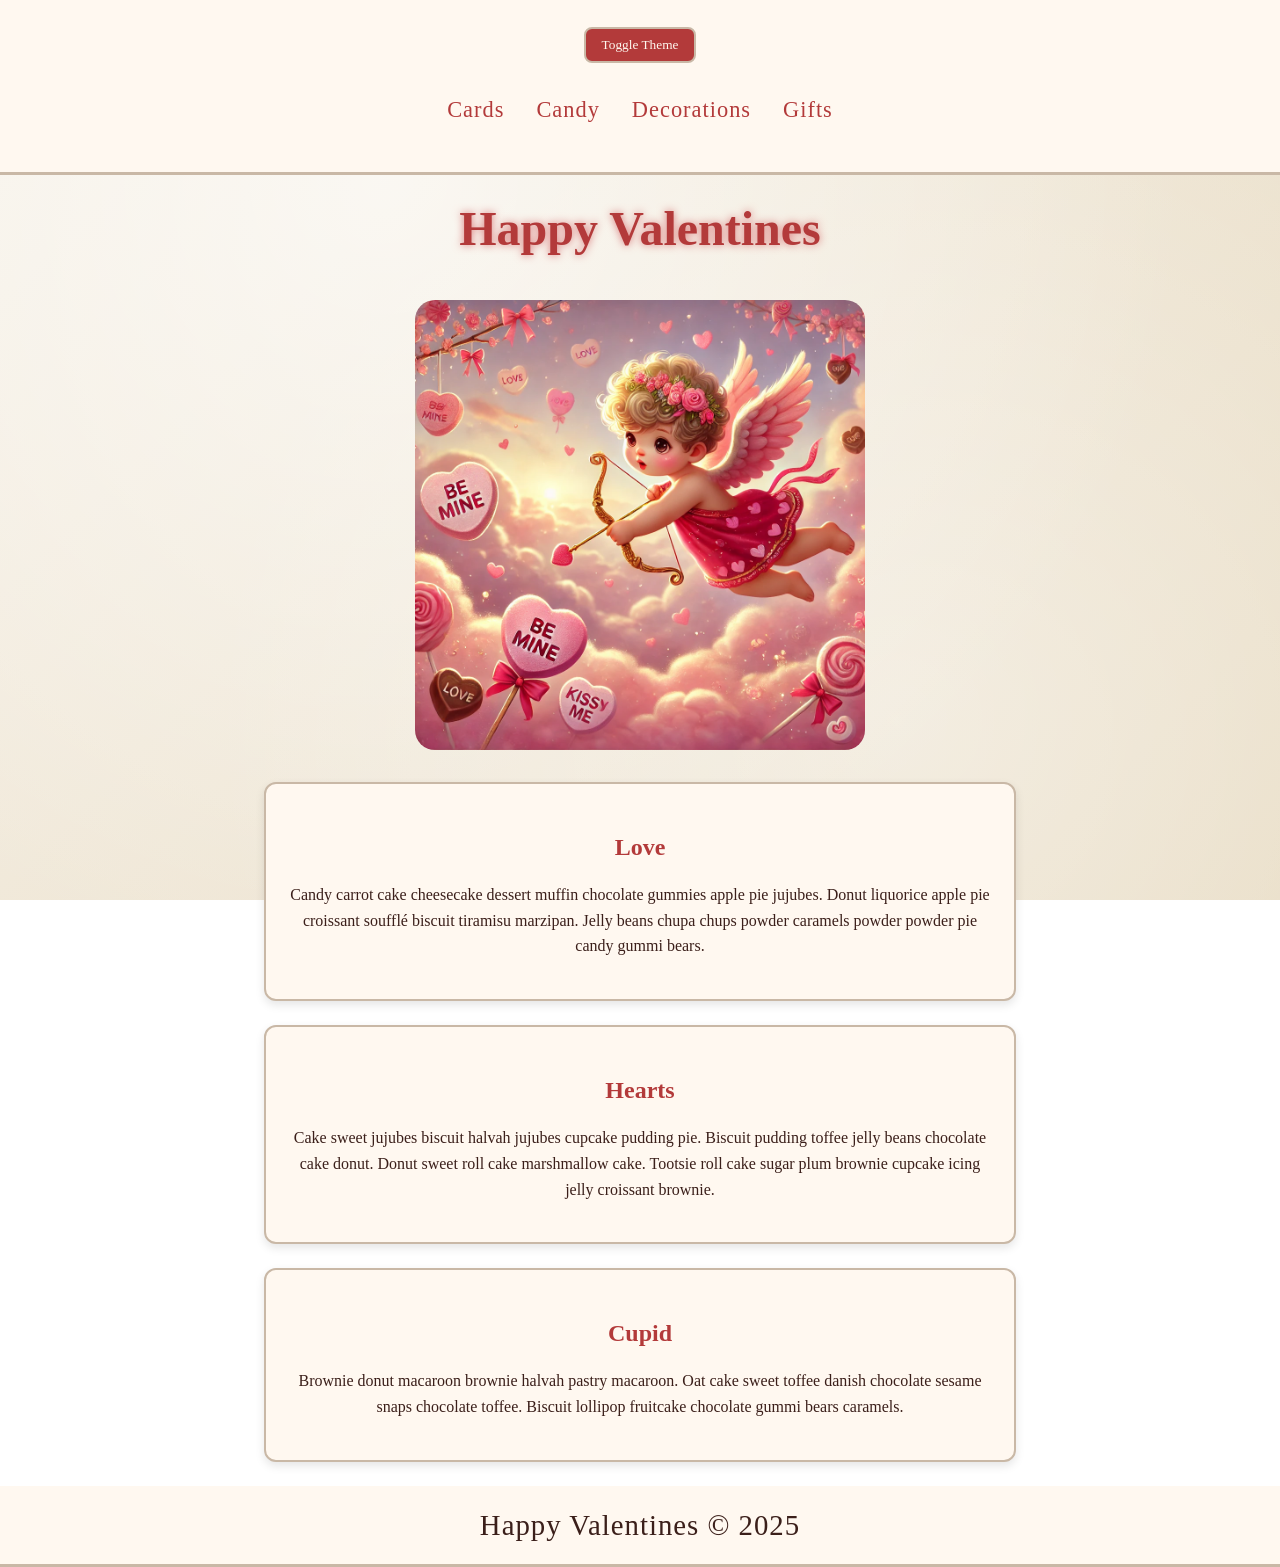
<file: ice/valentines/index.html>
<!DOCTYPE html>
<html lang="en">

<head>
    <meta charset="UTF-8">
    <meta name="viewport" content="width=device-width, initial-scale=1.0">
    <title>Happy Valentines Page</title>
    <link rel="stylesheet" href="styles/styles.css">
</head>

<body>
    
    <div id="wrapper">
        <header>
            <button id="theme-toggle">Toggle Theme</button>
            <nav>
                <ul>
                    <li>Cards</li>
                    <li>Candy</li>
                    <li>Decorations</li>
                    <li>Gifts</li>
                </ul>
            </nav>
        </header>
        <main>
            <h1>Happy Valentines</h1>
            <img src="images/valentines.png">
            <section>
                <h2>Love</h2>
                <p>Candy carrot cake cheesecake dessert muffin chocolate gummies apple
                    pie jujubes. Donut liquorice apple pie croissant soufflé biscuit
                    tiramisu marzipan. Jelly beans chupa chups powder caramels powder
                    powder pie candy gummi bears. </p>
            </section>
            <section>
                <h2>Hearts</h2>
                <p>Cake sweet jujubes biscuit halvah jujubes cupcake pudding pie. Biscuit
                    pudding toffee jelly beans chocolate cake donut. Donut sweet roll cake
                    marshmallow cake. Tootsie roll cake sugar plum brownie cupcake icing
                    jelly croissant brownie.</p>
            </section>
            <section>
                <h2>Cupid</h2>
                <p>Brownie donut macaroon brownie halvah pastry macaroon. Oat cake sweet
                    toffee danish chocolate sesame snaps chocolate toffee. Biscuit lollipop
                    fruitcake chocolate gummi bears caramels.</p>
            </section>
        </main>
        <footer>
            Happy Valentines &copy; 2025
        </footer>
    </div>
</body>
<script>
    const toggle = document.getElementById("theme-toggle");
    toggle.addEventListener("click", () => {
        document.body.classList.toggle("dark");
    });
</script>
</html>
</file>
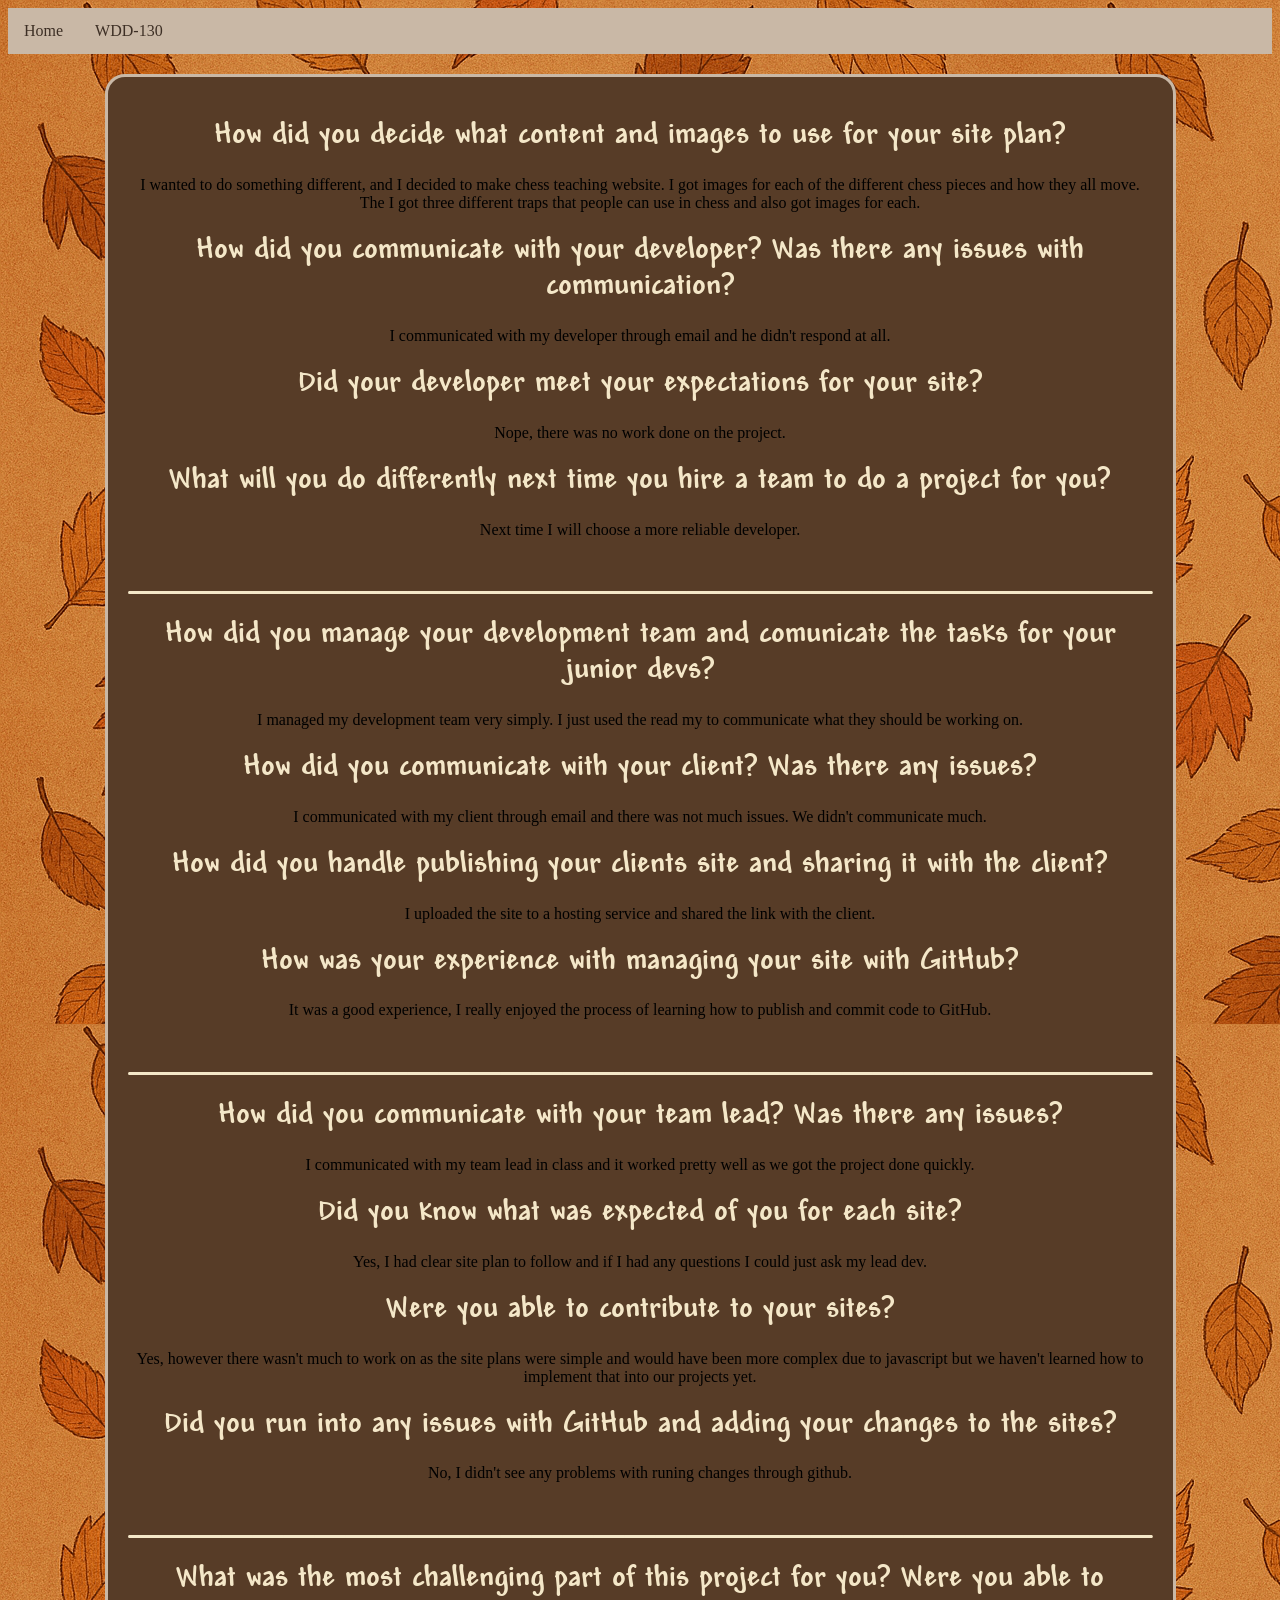
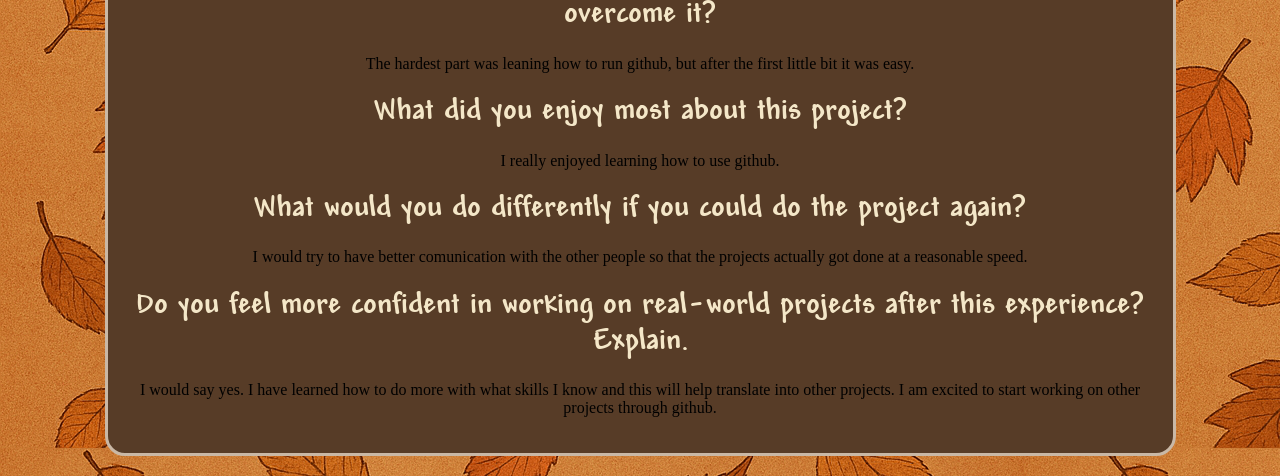
<file: project.html>
<!DOCTYPE html>
<html lang="en">
<head>
    <meta charset="UTF-8">
    <meta name="viewport" content="width=device-width, initial-scale=1.0">
    <link href="Styles/styles.css" rel="stylesheet">
    <title>Project</title>
</head>
<body>
    <nav>
            <ul>
                <li><a href="index.html">Home</a></li>
                <li class="dropdown">
                    <a href="javascript:void(0)" class="dropbtn">WDD-130</a>
                    <div class="dropdown-content">
                        <a href="WWr/index.html">WWR</a>
                        <a href="ice/index.html">ICE</a>
                        <a href="project.html">Project</a>
                    </div>
                </li>   
            </ul>
    </nav>
    <div class="answers">
        <h1>How did you decide what content and images to use for your site plan?</h1>
        <p>I wanted to do something different, and I decided to make chess teaching website. I got images for each of the different chess pieces and how they all move. The I got three different traps that people can use in chess and also got images for each.</p>
        <h1>How did you communicate with your developer? Was there any issues with communication?</h1>
        <p>I communicated with my developer through email and he didn't respond at all.</p>
        <h1>Did your developer meet your expectations for your site?</h1>
        <p>Nope, there was no work done on the project.</p>
        <h1>What will you do differently next time you hire a team to do a project for you?</h1>
        <p>Next time I will choose a more reliable developer.</p>
        <h1>_________________________________</h1>
        <h1>How did you manage your development team and comunicate the tasks for your junior devs?</h1>
        <p>I managed my development team very simply. I just used the read my to communicate what they should be working on.</p>
        <h1>How did you communicate with your client? Was there any issues?</h1>
        <p>I communicated with my client through email and there was not much issues. We didn't communicate much.</p>
        <h1>How did you handle publishing your clients site and sharing it with the client?</h1>
        <p>I uploaded the site to a hosting service and shared the link with the client.</p>
        <h1>How was your experience with managing your site with GitHub?</h1>
        <p>It was a good experience, I really enjoyed the process of learning how to publish and commit code to GitHub.</p>
        <h1>_________________________________</h1>
        <h1>How did you communicate with your team lead? Was there any issues?</h1>
        <p>I communicated with my team lead in class and it worked pretty well as we got the project done quickly.</p>
        <h1>Did you know what was expected of you for each site?</h1>
        <p>Yes, I had clear site plan to follow and if I had any questions I could just ask my lead dev.</p>
        <h1>Were you able to contribute to your sites?</h1>
        <p>Yes, however there wasn't much to work on as the site plans were simple and would have been more complex due to javascript but we haven't learned how to implement that into our projects yet.</p>
        <h1>Did you run into any issues with GitHub and adding your changes to the sites?</h1>
        <p>No, I didn't see any problems with runing changes through github.</p>
        <h1>_________________________________</h1>
        <h1>What was the most challenging part of this project for you? Were you able to overcome it?</h1>
        <p>The hardest part was leaning how to run github, but after the first little bit it was easy.</p>
        <h1>What did you enjoy most about this project?</h1>
        <p>I really enjoyed learning how to use github.</p>
        <h1>What would you do differently if you could do the project again?</h1>
        <p>I would try to have better comunication with the other people so that the projects actually got done at a reasonable speed.</p>
        <h1>Do you feel more confident in working on real-world projects after this experience? Explain.</h1>
        <p>I would say yes. I have learned how to do more with what skills I know and this will help translate into other projects. I am excited to start working on other projects through github.</p>
    </div>

</body>
</html>
</file>
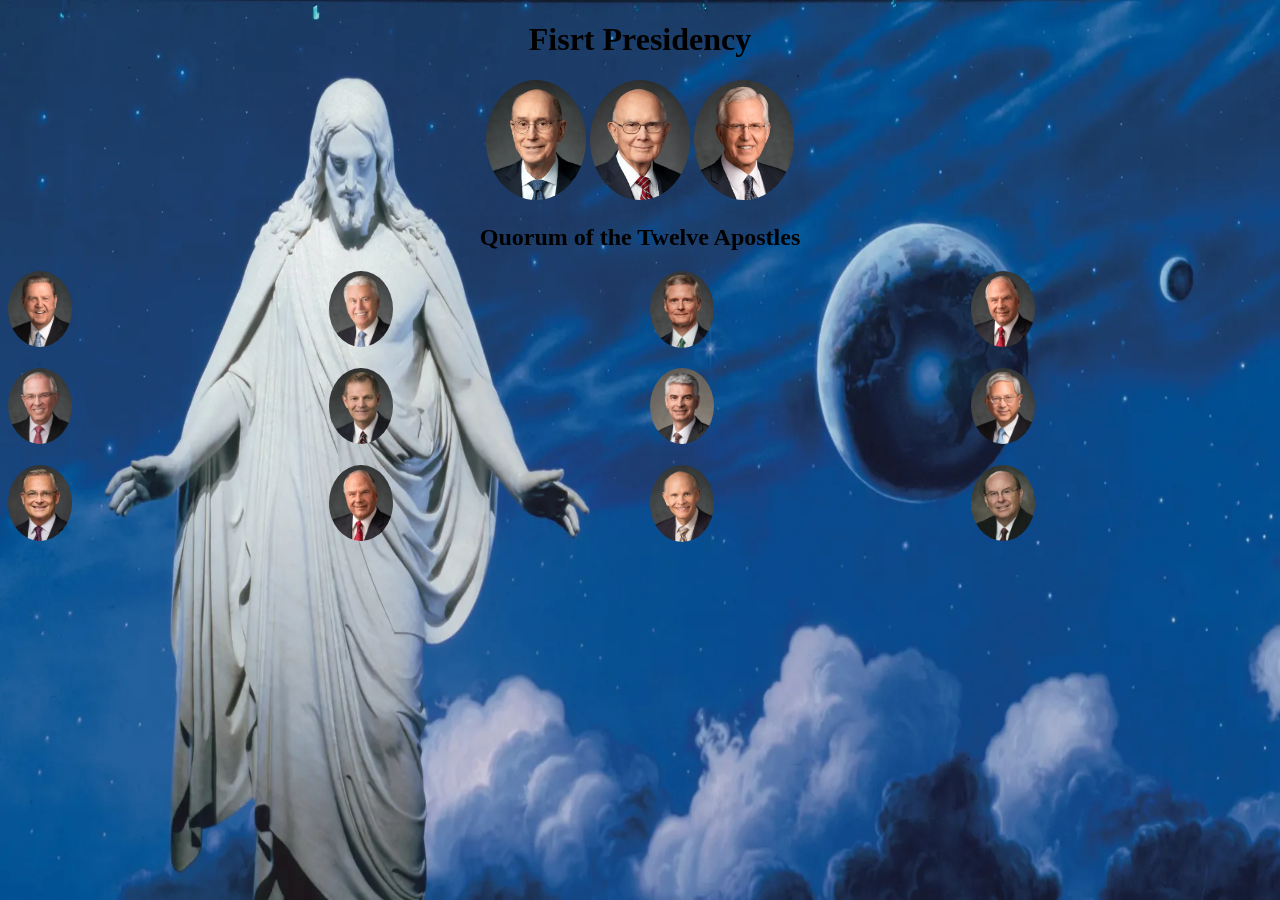
<file: ice/apostle_spotlight/apostles.html>
<!DOCTYPE html>
<html lang="en">
<head>
    <meta charset="UTF-8">
    <meta name="viewport" content="width=device-width, initial-scale=1.0">
    <title>Apostles Spotlights</title>
    <style>
        /* Insert styles here */
        body{
            text-align: center;
            background-image: url(images/christus.webp);
            background-repeat: no-repeat;
            background-attachment: fixed;
            background-size: 100% 100%;
            border-radius: 5%;
        }
        .top{
            flex-direction: row;
            width: 100px;
            border-radius: 100%;
            border: 5px white ;
        }
        #apostles{
            border-radius: 5%;
            display: grid;
            grid-template-columns: 1fr 1fr 1fr 1fr;
            grid-template-rows: 1fr 1fr 1fr;
            justify-self: center;
            column-gap: 20px;
            row-gap: 20px;
        }
        .grid{
            border-radius: 100%;
            width: 64px;
            text-align: center;
            border: 10px;
            border-color: white;
        }
        #background{
           display: flex; 

        }
    </style>
</head>
<body>
    <h1>Fisrt Presidency</h1>
    <div id="top">
        <img class="top" src="images/eyring.webp" alt="Elder Iring">
        <img class="top" src="images/oaks.webp" alt="President Oaks">
        <img class="top" src="images/christofferson.webp" alt="Elder Soares">
        <h2>Quorum of the Twelve Apostles</h2>
    </div><div id="apostles">
        
        <img class="grid" src="images/holland.webp" alt="">
        <img class="grid" src="images/uchtdorf.webp" alt="">
        <img class="grid" src="images/bednar.webp" alt="">
        <img class="grid" src="images/rasband.webp" alt="">
        <img class="grid" src="images/anderson.webp" alt="">
        <img class="grid" src="images/stevenson.webp" alt="">
        <img class="grid" src="images/causse.webp" alt="">
        <img class="grid" src="images/gong.webp" alt="">
        <img class="grid" src="images/kearon.webp" alt="">
        <img class="grid" src="images/rasband.webp" alt="">
        <img class="grid" src="images/renlund.webp" alt="">
        <img class="grid" src="images/cook.webp" alt="">
    </div>
    <!-- Insert HTML elements here -->
</body>
</html>
</file>
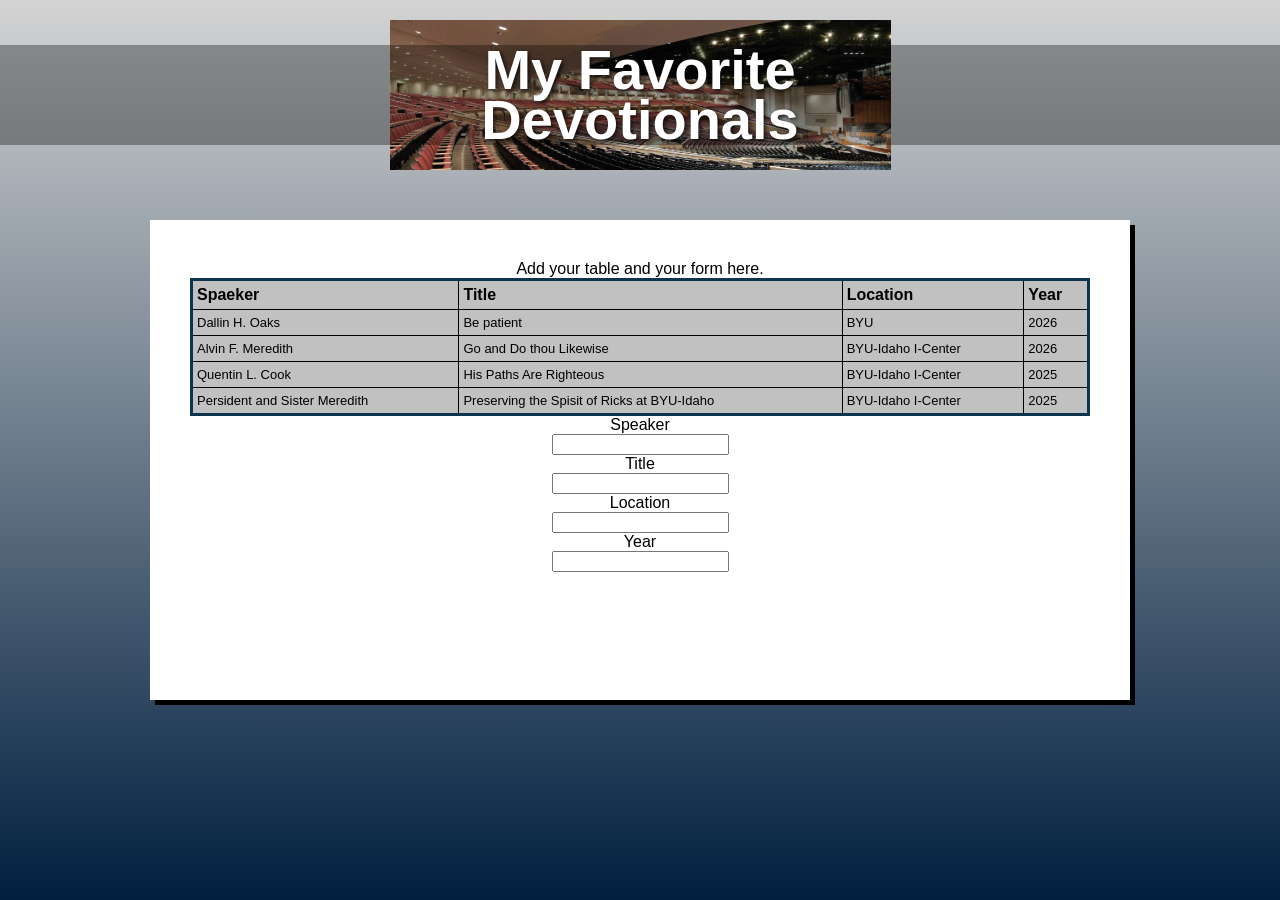
<file: ice/favorite_devo/favdevo.html>
<!DOCTYPE html>
<html lang="en">
<head>
  <meta charset="UTF-8" />
  <meta name="viewport" content="width=device-width, initial-scale=1.0"/>
  <title>My Favorite Devotionals</title>
  <link rel="stylesheet" href="styles/styles.css" />
</head>
<body>
  <div class="container">
    <header class="header">
      <div class="header-image">
        <h1>My Favorite<br>Devotionals</h1>
      </div>
    </header>
    <main>
      <div class="content-box">
        <!-- Add your devotional content here -->
         Add your table and your form here.
         <table class="minimalistBlack">
            <tr>
              <th>Spaeker</th>
              <th>Title</th>
              <th>Location</th>
              <th>Year</th>
            </tr>
            <tr>
              <td>Dallin H. Oaks</td>
              <td>Be patient</td>
              <td>BYU</td>
              <td>2026</td>
            </tr>
            <tr>
              <td>Alvin F. Meredith</td>
              <td>Go and Do thou Likewise</td>
              <td>BYU-Idaho I-Center</td>
              <td>2026</td>
            </tr>
            <tr>
              <td>Quentin L. Cook</td>
              <td>His Paths Are Righteous</td>
              <td>BYU-Idaho I-Center</td>
              <td>2025</td>
            </tr>
            <tr>
              <td>Persident and Sister Meredith</td>
              <td>Preserving the Spisit of Ricks at BYU-Idaho</td>
              <td>BYU-Idaho I-Center</td>
              <td>2025</td>
            </tr>
         </table>
         <form>
          <label for="Sname">Speaker </label><br>
          <input type="text" id="sname" name="sname"><br>
          <label for="titel">Title </label><br>
          <input type="text" id="titile" name="title"><br>
          <label for="location">Location </label><br>
          <input type="text" id="location" name="location"><br>
          <label for="year">Year </label><br>
          <input type="text" id="year" name="year"><br>

         </form>
      </div>
    </main>
  </div>
</body>
</html>
</file>
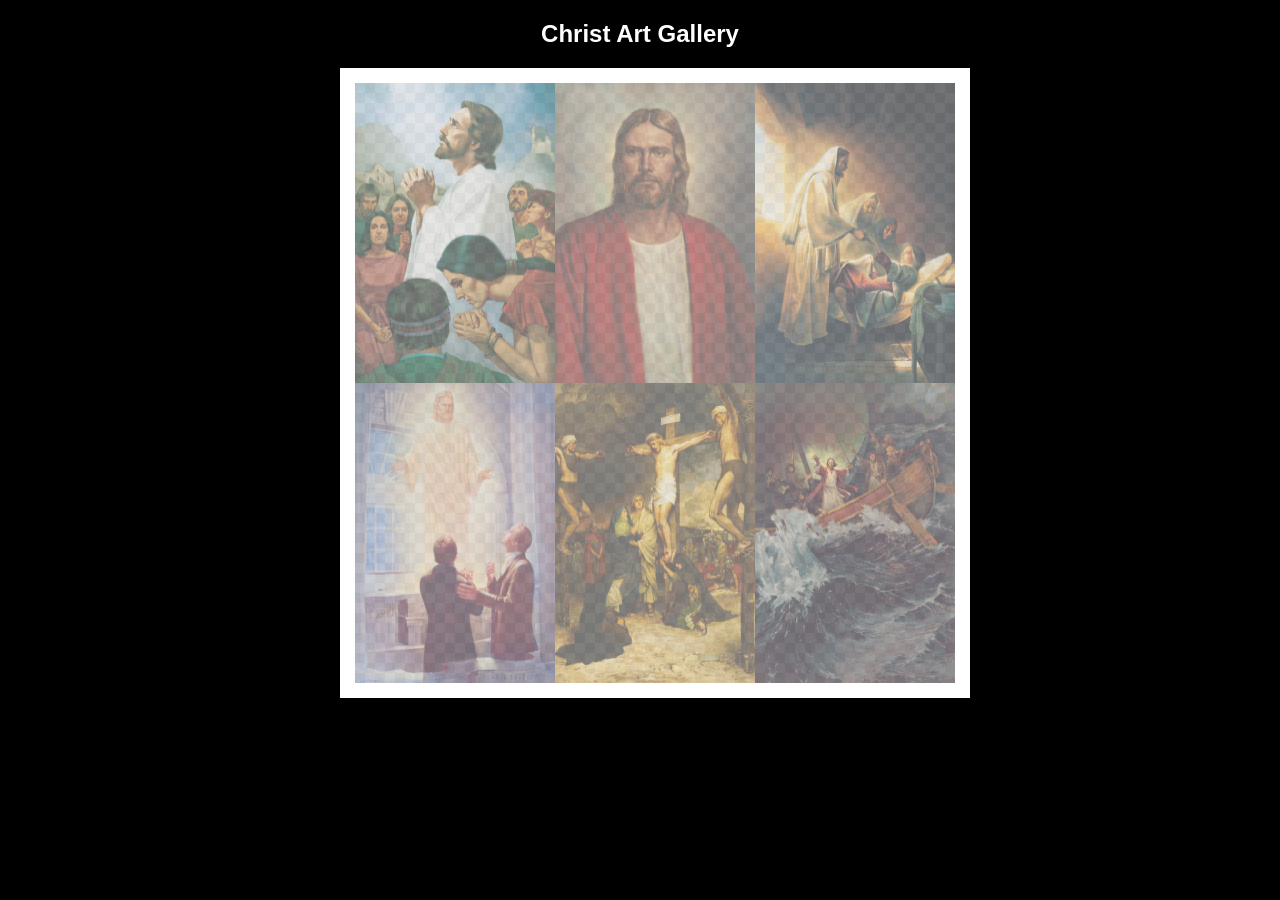
<file: ice/gallery/gallery.html>
<!DOCTYPE html>
<html lang="en">
<head>
    <meta charset="UTF-8">
    <meta name="viewport" content="width=device-width, initial-scale=1.0">
    <title>Images of Christ</title>
    <style>
        body {
            background: black;
        }
        #wrapper{
            width: 600px;
            margin: 0 auto;
        }
        nav {
            color: white;
            text-align: center;
            font-family: Haettenschweiler, 'Arial Narrow Bold', sans-serif;
        }
        #gallery{
            display: grid;
            grid-template-columns: 200px 200px 200px;
            border: 15px solid rgb(255, 255, 255);
            width: 100%;
            background-color: #ddd;
            background-image:
                linear-gradient(45deg, #ccc 26%, transparent 26%), 
                linear-gradient(135deg, #ccc 26%, transparent 26%),
                linear-gradient(45deg, transparent 75%, #ccc 75%),
                linear-gradient(135deg, transparent 75%, #ccc 75%);
            background-size: 20px 20px; /* Must be a square */
            background-position: 0 0, 10px 0, 10px -10px, 0px 10px; 
            
        }
        #gallery a {
            cursor: url('images/christus.png'), pointer;
        }
        #gallery img {
            /* make a thumbnail of the image that is 200x300 
               instead of using width and height here to help the page load faster */
            width: 200px; 
            height: 300px;

            opacity:50%;
            display:block;
        }
        #gallery img:hover{
            opacity: 100%;
        }
    </style>
</head>
<body>
    <div id="wrapper">
        <nav>
            <h1>Christ Art Gallery</h1>
        </nav>
        <main>
            <div id="gallery">
                <a href="images/big/img1.png"><img src="images/small/img1.0.png" alt="huge file size" ></a>
                <a href="images/big/img2.png"><img src="images/small/img2.0.png" alt="huge file size" ></a>
                <a href="images/big/img3.png"><img src="images/small/img3.0.png" alt="huge file size" ></a>
                <a href="images/big/img4.png"><img src="images/small/img4.0.png" alt="huge file size" ></a>
                <a href="images/big/img5.png"><img src="images/small/img5.0.png" alt="huge file size" ></a>
                <a href="images/big/img6.png"><img src="images/small/img6.0.png" alt="huge file size" ></a>
            </div>
        </main>
    </div>
</body>
</html>
</file>
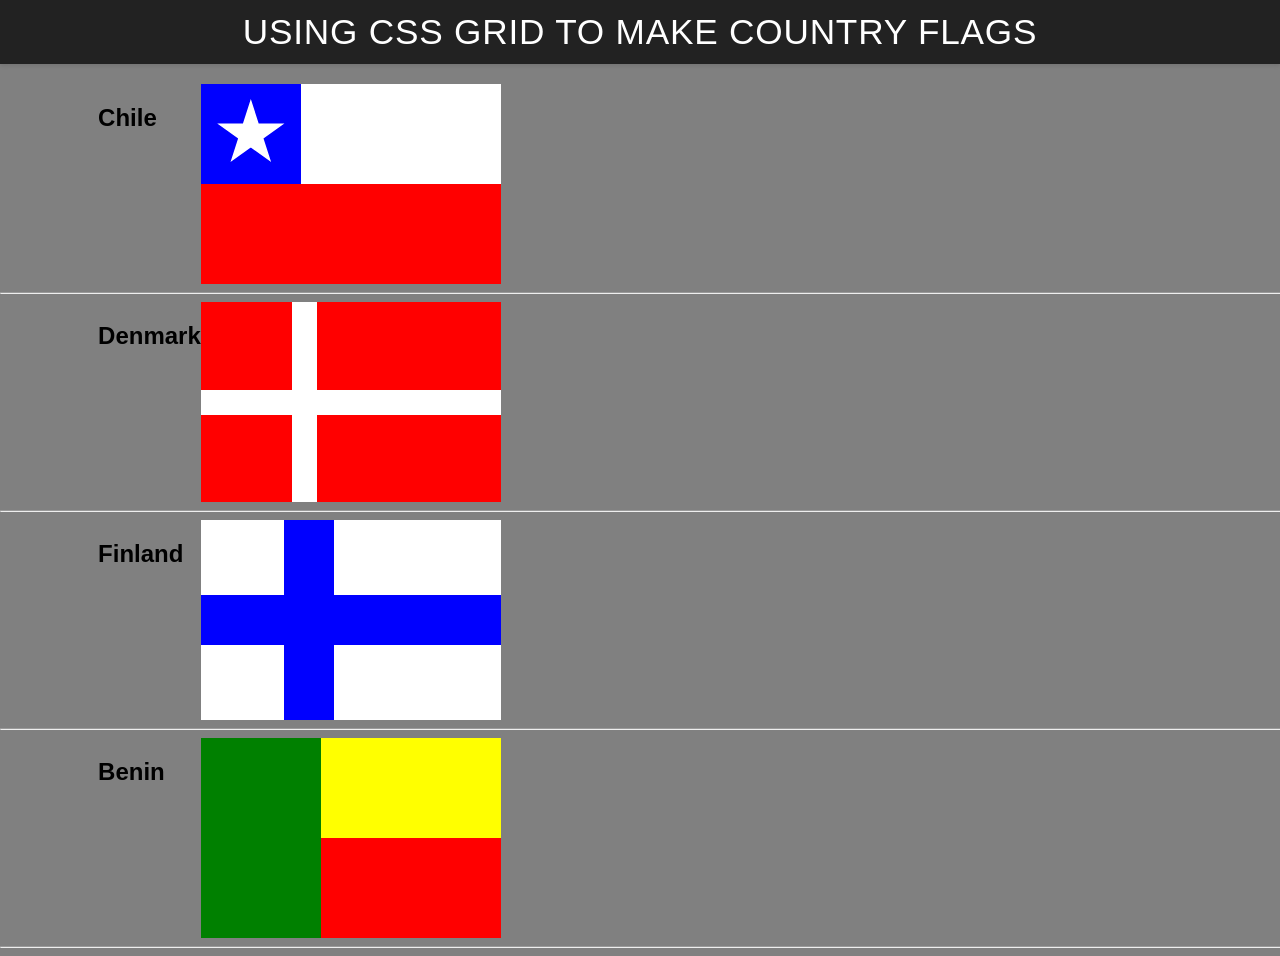
<file: ice/grid_flags/flags.html>
<!DOCTYPE html>
<html lang="en">

<head>
    <meta charset="UTF-8">
    <meta name="viewport" content="width=device-width, initial-scale=1.0">
    <title>Flag</title>
    <style>
        body {
            margin: 0;
            font-family: 'Helvetica Neue', sans-serif;
            background-color: gray;
        }

        header {
            background-color: #222;
            color: #fff;
            padding: 0.75rem 1.5rem;
            display: flex;
            align-items: center;
            justify-content: center;
            font-size: 1.1rem;
            letter-spacing: 0.05rem;
            text-transform: uppercase;
            box-shadow: 0 2px 4px rgba(0, 0, 0, 0.1);
        }

        header h1 {
            margin: 0;
            font-weight: 400;
        }
        main {
            display: grid;
            grid-template-columns: .1fr .1fr 1fr .1fr;
            margin-top: 20px;
        }
        hr {
            width: 100%;
            grid-column: 1 / 5;
        }
        h2 {
            grid-column: 2/3;
        }

        #blue {
            background: blue;
            grid-column: 1 / 2;
            display: grid;
            align-items: center;
            justify-items: center;
        }

        #white {
            background: white;
            grid-column: 2 / 4;
        }

        #red {
            background: red;
            grid-column: 1 / 4;
        }

        #chile {
            display: grid;
            grid-template-columns: 1fr 1fr 1fr;
            grid-template-rows: 1fr 1fr;
            height: 200px;
            width: 300px;
        }

        .star {
            width: 70px;
            aspect-ratio: 1;
            background: white;
            clip-path: polygon(50% 0, 79% 90%, 2% 35%, 98% 35%, 21% 90%);
        }
        /* denmark */
        #denmark{
            background: white;
            display: grid;
            grid-template-columns: 1fr 2fr;
            grid-template-rows: 1fr 1fr;
            height: 200px;
            width: 300px;
            gap: 25px;
            row-gap: 25px;
        }
        #dred1{
            background: red;
            grid-column: 1/2;
            display: grid;
            

        }
        #dred2{
            background: red;
            grid-column: 2/2;
            display: grid;
        }
        #dred3{
            background: red;
            grid-column: 2/2;
            grid-row: 2/2;
            display: grid;
        }
        #dred4{
            background: red;
            grid-column: 1/2;
            display: grid;
        }
        /*findland*/
         #finland{
            background: blue;
            display: grid;
            grid-template-columns: 1fr 2fr;
            grid-template-rows: 1fr 1fr;
            height: 200px;
            width: 300px;
            gap:50px;
            row-gap: 50px;
        }
        #fwhite1{
            background: white;
            grid-column: 1/2;
            display: grid;
            

        }
        #fwhite2{
            background: white;
            grid-column: 2/2;
            display: grid;
        }
        #fwhite3{
            background: white;
            grid-column: 2/2;
            grid-row: 2/2;
            display: grid;
        }
        #fwhite4{
            background: white;
            grid-column: 1/2;
            display: grid;
        }
        /*benin*/
        #bgreen {
            background: green;
            grid-row: 1/3;

            display: grid;
            align-items: center;
            justify-items: center;
        }
        #byellow {
            background: yellow;
            grid-column: 2 / 5;
        }

        #bred {
            background: red;
            grid-column: 2 / 5;
        }

        #benin {
            display: grid;
            grid-template-columns: 2fr 3fr;
            grid-template-rows: 1fr 1fr;
            height: 200px;
            width: 300px;
        }
    </style>
</head>

<body>
    <header>
        <h1>Using CSS Grid to make Country Flags</h1>
    </header>
    <main>
        <h2>Chile</h2>
        <div id="chile">
            <div id="blue">
                <div class="star"></div>
            </div>
            <div id="white"></div>
            <div id="red"></div>
        </div>
        <hr>

        <h2>Denmark</h2>
        <div id="denmark">
            <div id="dred1"></div>
            <div id="dred2"></div>
            <div id="dred3"></div>
            <div id="dred4"></div>
        </div>
        <hr>

        <h2>Finland</h2>
        <div id="finland">
            <div id="fwhite1"></div>
            <div id="fwhite2"></div>
            <div id="fwhite3"></div>
            <div id="fwhite4"></div>
        </div>
        <hr>

        <h2>Benin</h2>
        <div id="benin">
            <div id="bgreen"></div>
            <div id="byellow"></div>
            <div id="bred"></div>
        </div>
        <hr>
    </main>
</body>

</html>
</file>
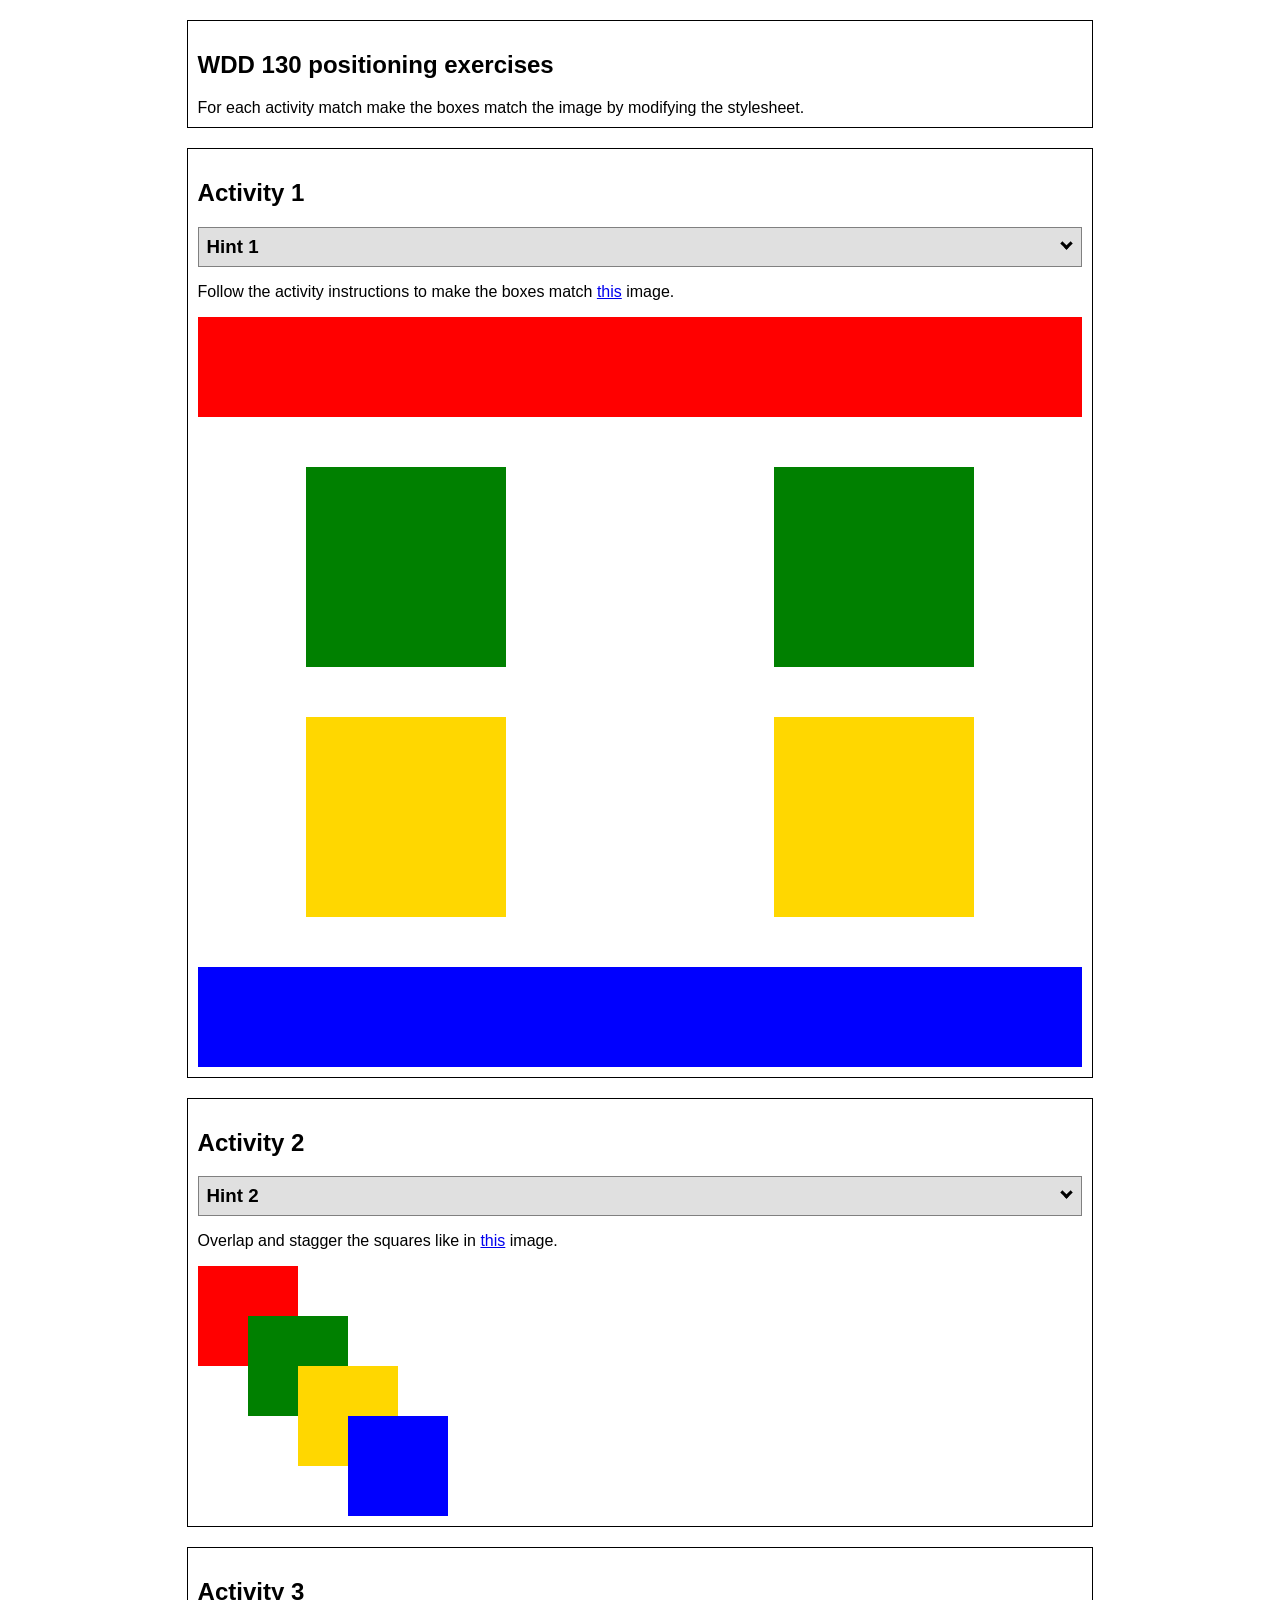
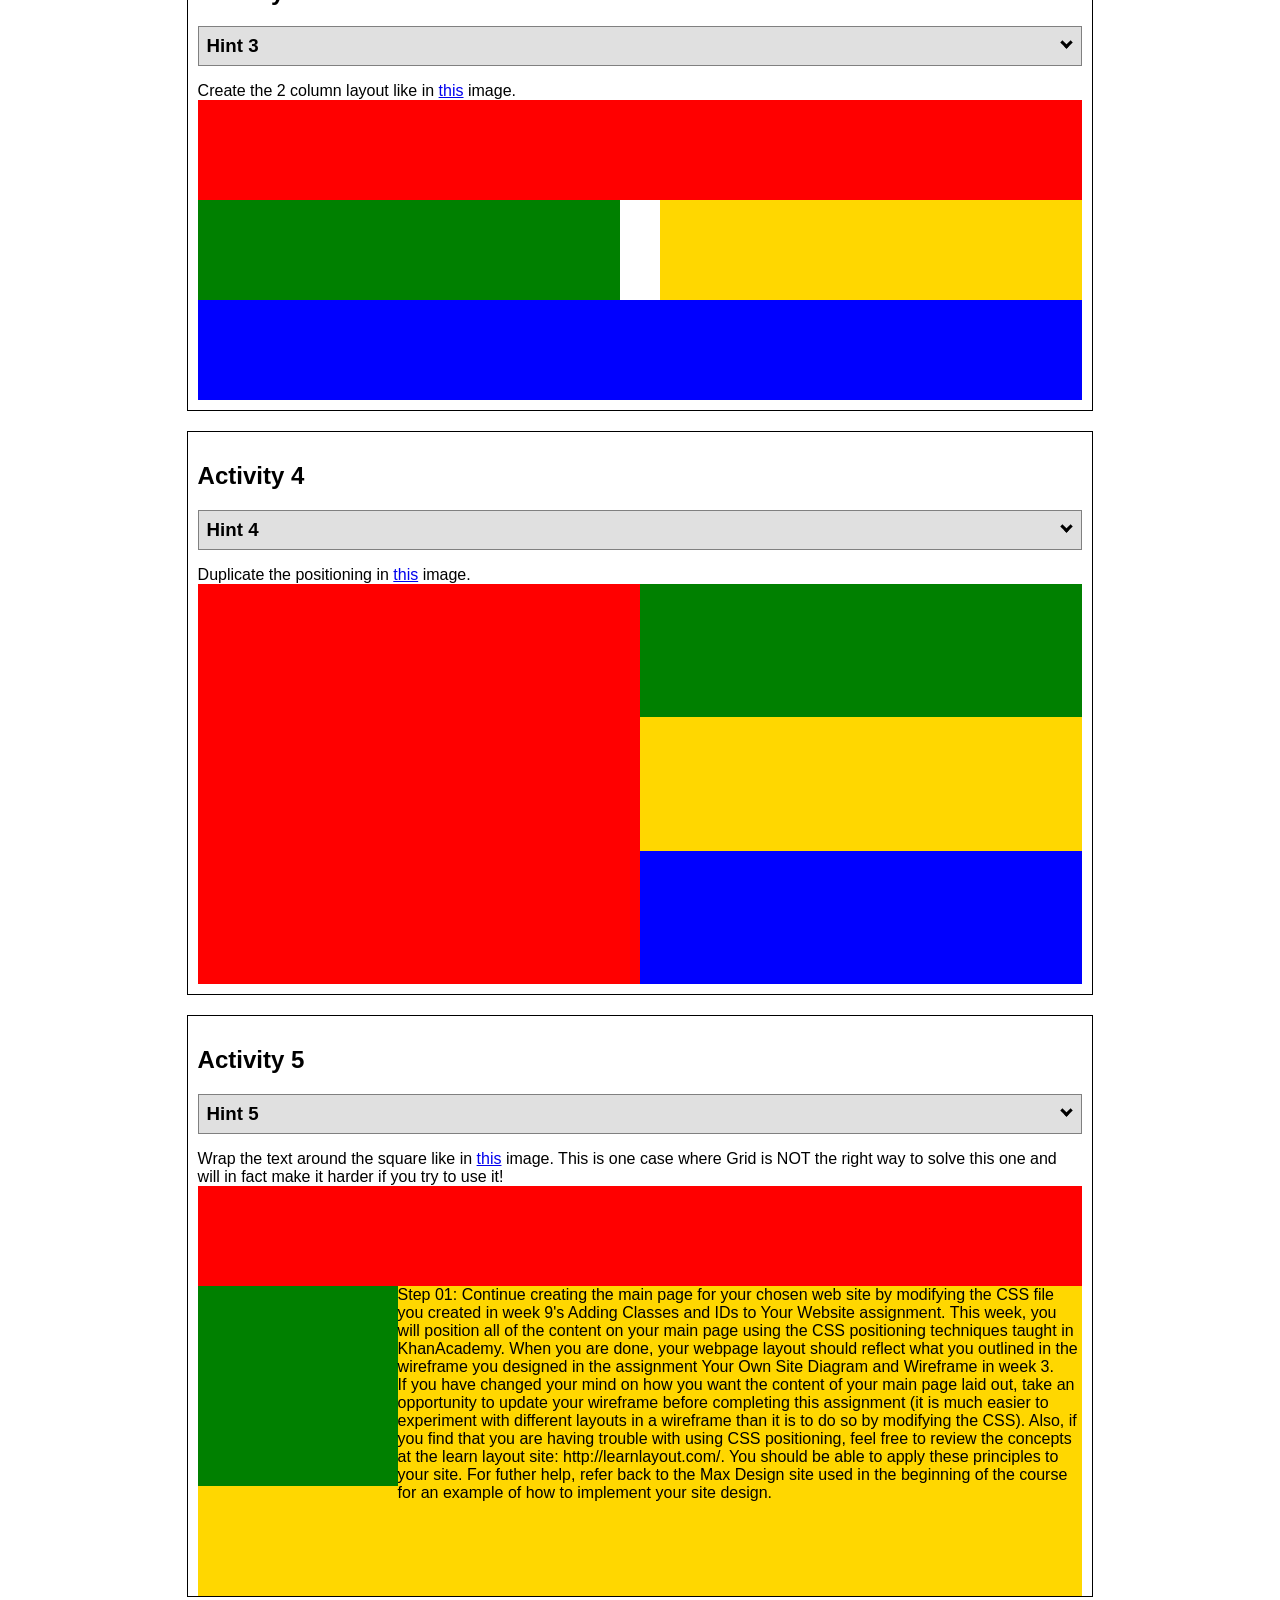
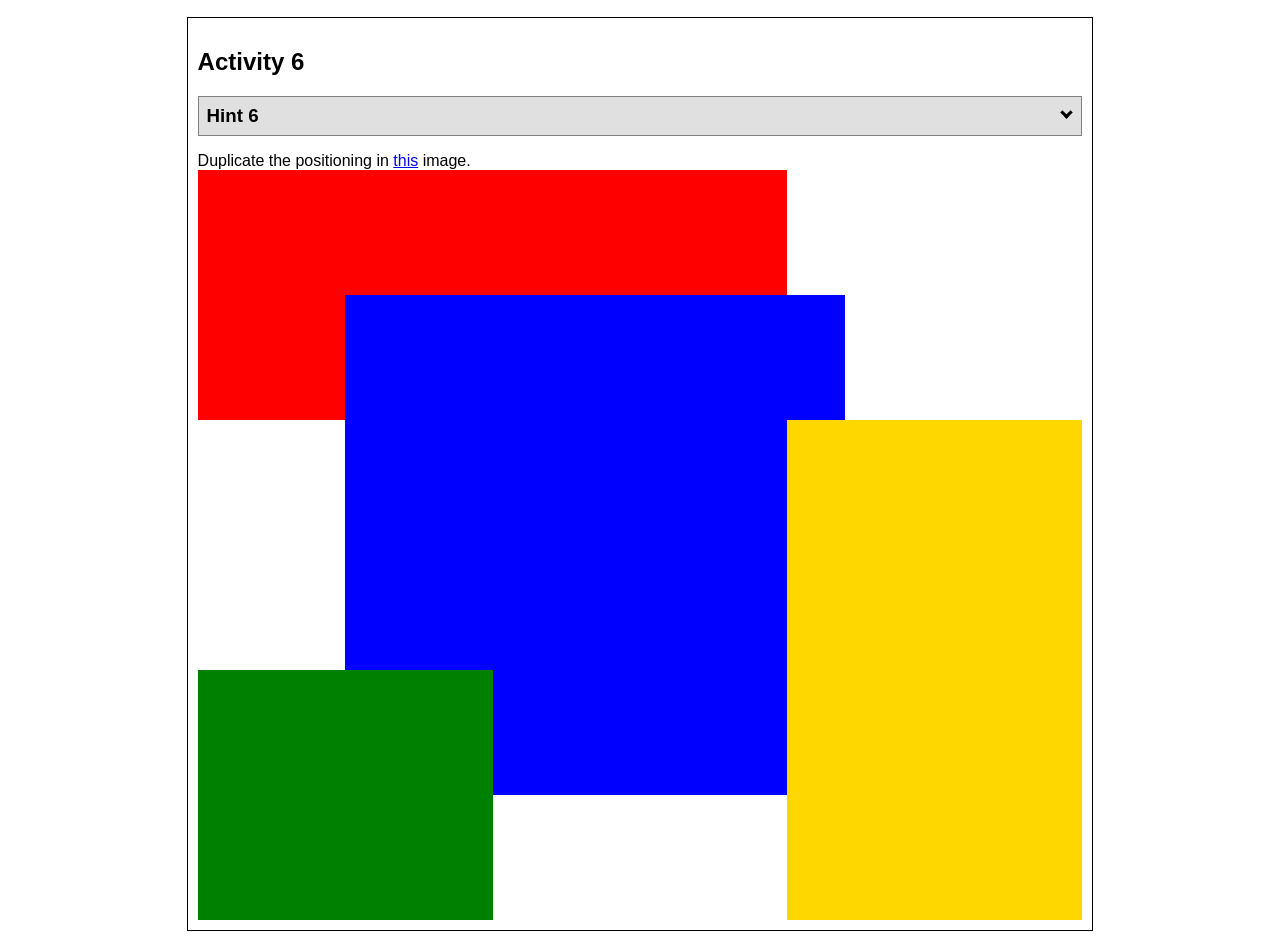
<file: ice/positioning/positioning.html>
<!DOCTYPE html>
<html lang="en">
  <head>
    <!-- HTML - Name: positioning.html -->
    <title>Positioning Activity</title>
    <link rel="stylesheet" type="text/css" href="positionstyles.css" />
  </head>
  <body>
    <div class="activity">
      <h2>WDD 130 positioning exercises</h2>
      For each activity match make the boxes match the image by modifying the stylesheet.</div>
    <div class="activity">
      <h2>Activity 1</h2>
      <section class="hint"><input type="checkbox" ><i></i> <h3>Hint 1</h3><div><p>Use the activity instructions for the firt activity</a></p></div></section>
      <p>Follow the activity instructions to make the boxes match  <a href="images/example1.png" target="_blank">this</a> image.</p>
      <div class="content1" >
        <div class="red1" ></div>
        <div class="green1" ></div>
        <div class="green1" ></div>
        <div class="yellow1"></div>
        <div class="yellow1"></div>
        <div class="blue1"></div>
      </div>
    </div>
    <div class="activity">
      <h2>Activity 2</h2>
      <section class="hint"><input type="checkbox" > <h3>Hint 2</h3><i></i><div>
      <ul>
      <li>grid-template-columns: 50px 50px 50px 50px 50px </li></ul></div></section>
      <p>Overlap and stagger the squares like in <a href="images/example2.png" target="_blank">this</a> image.</p>
      <div class="content2" >
        <div class="red2" ></div>
        <div class="green2" ></div>
        <div class="yellow2"></div>
        <div class="blue2"></div>
      </div>
    </div>
    <div class="activity">
      <h2>Activity 3</h2>
      <section class="hint"><input type="checkbox" > <h3>Hint 3</h3><i></i><div><p>This one is going to be best solved with CSS Grid. Remember to make the boxes the right width first...then start moving them around. </p><h4>Properties used:</h4><ul><li>display:grid;</li><li>grid-template-columns:</li><li>grid-column-gap:</li>
        <li>grid-column:</li>  </ul></div></section>
      Create the 2 column layout like in <a href="images/example3.png" target="_blank">this</a>  image.
      <div class="content3" >
        <div class="red3" ></div>
        <div class="green3" ></div>
        <div class="yellow3"></div>
        <div class="blue3"></div>
      </div>
    </div>
    <div class="activity">
      <h2>Activity 4</h2>
      <section class="hint"><input type="checkbox" > <h3>Hint 4</h3><i></i><div><p>For the others we have been primarily concerned with width. For this one you will need to adjust height as well. </p><h4>Properties used:</h4><ul><li>display:grid;</li><li>grid-template-columns:</li><li>grid-row:</li></ul></div></section>
      Duplicate the positioning in <a href="images/example4.png" target="_blank">this</a> image. 
      <div class="content4" >
        <div class="red4" ></div>
        <div class="green4" ></div>
        <div class="yellow4"></div>
        <div class="blue4"></div>
      </div>
    </div>

    <div class="activity">
      <h2>Activity 5</h2>
      <section class="hint"><input type="checkbox" > <h3>Hint 5</h3><i></i><div><p>Grid is <strong>not</strong> the right way to do this.  In fact there is only one way to really do that...and that is with float. Remember that we float the thing we want the text to wrap around.  Also remember to start by making all the shapes the right size and shape.</p><h4>Properties used:</h4><ul><li>float: left;</li></ul></div></section>
      Wrap the text around the square like in <a href="images/example5.png" target="_blank">this</a> image. This is one case where Grid is NOT the right way to solve this one and will in fact make it harder if you try to use it!
      <div class="content5" >
        <div class="red5" ></div>
        <div class="green5" ></div>
        <div class="yellow5">Step 01: Continue creating the main page for your chosen web site by modifying the CSS file you created in week 9's Adding Classes and IDs to Your Website assignment. This week, you will position all of the content on your main page using the CSS positioning techniques taught in KhanAcademy. When you are done, your webpage layout should reflect what you outlined in the wireframe you designed in the assignment Your Own Site Diagram and Wireframe in week 3. <br />
          If you have changed your mind on how you want the content of your main page laid out, take an opportunity to update your wireframe before completing this assignment (it is much easier to experiment with different layouts in a wireframe than it is to do so by modifying the CSS). Also, if you find that you are having trouble with using CSS positioning, feel free to review the concepts at the learn layout site: http://learnlayout.com/. You should be able to apply these principles to your site. For futher help, refer back to the Max Design site used in the beginning of the course for an example of how to implement your site design.</div>
        <div class="blue5"></div>
      </div>
    </div>
    <div class="activity">
      <h2>Activity 6</h2>
      <section class="hint"><input type="checkbox" > <h3>Hint 6</h3><i></i><div><p>This one is all about visualizing the grid behind the layout. If you are having a hard time doing that first: all the sizes are even multiples of 100, and second here is another example with the lines drawn: <a href="images/example6-hint.png" target="_blank">example 6 with lines</a>. For this one you will find it easiest if you use px for the column width. You can also use <kbd>z-index</kbd> to control the element layering.    </p><h4>Properties used:</h4><ul><li>display:grid;</li><li>grid-template-columns:</li><li>grid-column:</li><li>grid-row:</li><li><a href="https://www.w3schools.com/cssref/pr_pos_z-index.asp" target="_blank">z-index:</a></li></ul></div></section>
      Duplicate the positioning in <a href="images/example6.png" target="_blank">this</a> image.
      <div class="content6" >
        <div class="red6" ></div>
        <div class="green6" ></div>
        <div class="yellow6"></div>
        <div class="blue6"></div>
      </div>
    </div>
  </body>
</html>
</file>
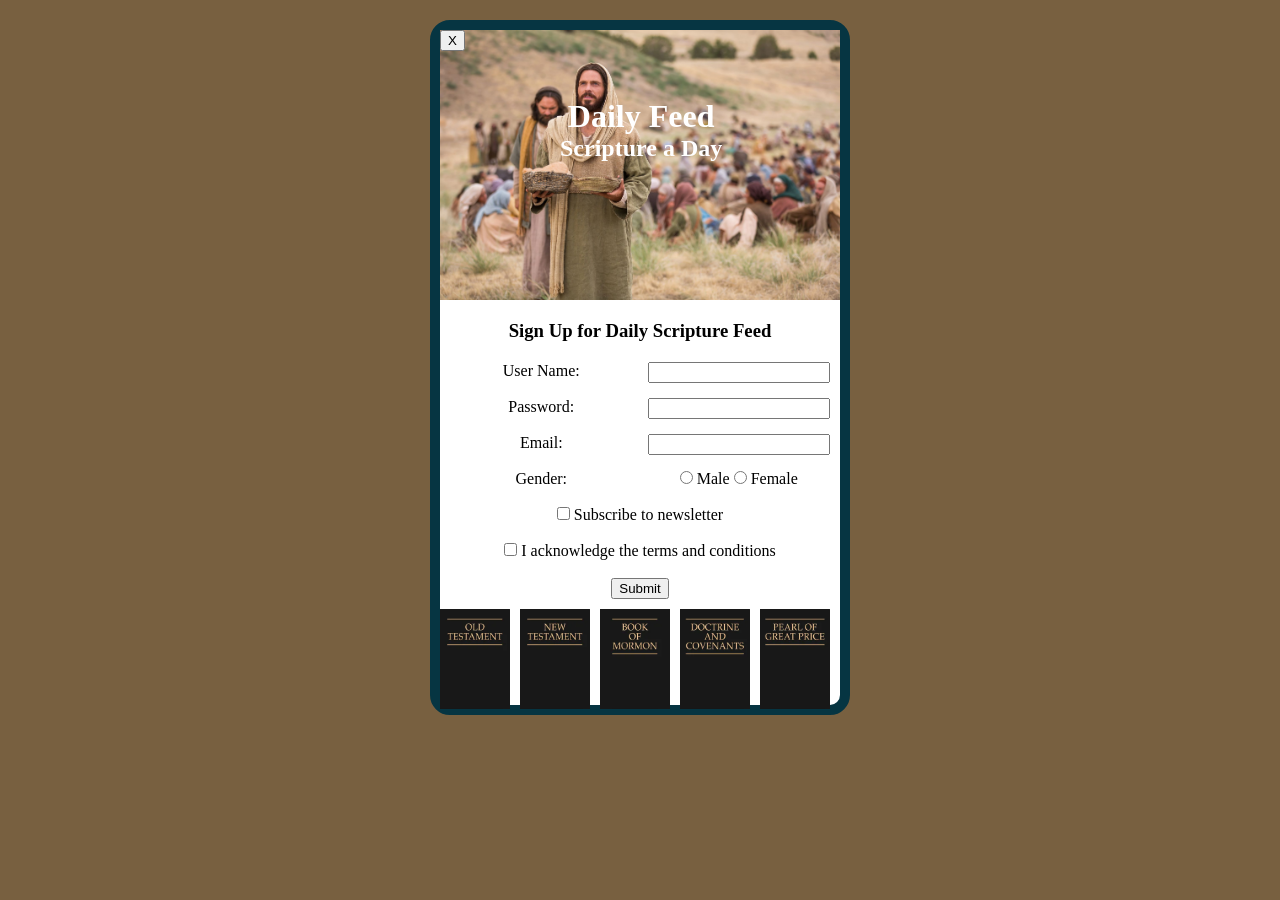
<file: ice/signup/signup.html>
<!DOCTYPE html>
<html lang="en">

<head>
    <meta charset="UTF-8">
    <meta name="viewport" content="width=device-width, initial-scale=1.0">
    <title>Daily Feed Sign Up</title>

    <style>
        #formContainer{
            width: 400px;
            height: 675px;
            border: 10px solid #063542;
            border-radius: 20px;
            margin: 20px auto;
            box-shadow: #008db1;
            background-color: #ffffff;
            text-align: center;
        }
        #closeBtn{
            float: left;
            position: 5px;
        }
        .hero-image{
            background-image: url("images/jesus_feeds_5000.jpeg");
            height: 40%;
            background-position: center;
            background-repeat: no-repeat;
            background-size: cover;
            position: relative;
        }
        .hero-text{
            text-align: center;
            color: white;
            border-color: black;
            position: absolute;
            top: 25%;
            left: 30%;
        }
        #text-input{
            display: grid;
            grid-template-columns: 1fr 1fr;
            grid-template-rows: repeat(7, 1fr);
            gap: 15px;
            margin: 10px;
        }
        #newsletter{
            grid-column: 1/3;
        }
        #conditions{
            grid-column: 1/3;
        }
        #submit{
            grid-column: 1/3;
        }
        #books{
            display: grid;
            grid-template-columns: repeat(5, 1fr);
        }
        .images{
             width: 70px;
            height: 100px;
        }
        h3{
            margin: 20px;
        }
        
        * {
            margin: 0;
        }

        body {
            background: rgb(120, 96, 64);
        }
    </style>




</head>

<body>
    <div id="formContainer">
        <div class="hero-image">
            <form id="myForm">
                    <button type="button" id="closeBtn">X</button>
            <div class="hero-text">            
                <h1>Daily Feed</h1>
                <h2>Scripture a Day</h2>
            </div>
        </div>
        <h3>Sign Up for Daily Scripture Feed</h3>
        
            <div id="text-input">
                <label for="username">User Name:</label>
                <input type="text" id="username" name="username" required>
                <label for="password">Password:</label>
                <input type="password" id="password" name="password" required>
                <label for="email">Email:</label>
                <input type="email" id="email" name="email" required>
            

                <label>Gender:</label>
                <div>
                    <input type="radio" id="male" name="gender" value="male" required>
                    <label for="male">Male</label>
                    <input type="radio" id="female" name="gender" value="female" required>
                    <label for="female">Female</label>
                </div>

                <section id="newsletter">
                    <input type="checkbox" id="newsletter" name="newsletter">
                    <label for="newsletter">Subscribe to newsletter</label>
                </section>

                <section id="conditions">
                    <input type="checkbox" id="conditions" name="conditions" required>
                    <label for="conditions">I acknowledge the terms and conditions</label>
                </section>

                <section id="submit">
                    <button type="submit">Submit</button>
                </section>
            </div>
            <div id="books">
                <img class="images" src="images/old_testament.webp" >
                <img class="images" src="images/new_testament.webp">
                <img class="images" src="images/book_of_mormon.webp">
                <img class="images" src="images/doctrine_and_covenants.webp">
                <img class="images" src="images/pearl_of_great_price.webp">
            </div>
        </form>
    </div>

    <div id="output"></div>

    <script>
        // Here is some Javascript to start looking forward to wdd131
        document.getElementById("closeBtn").addEventListener("click", function () {
            document.getElementById("formContainer").style.display = "none";
         });
        const form = document.getElementById('myForm');
        const output = document.getElementById('output');

        form.addEventListener('submit', function (event) {
            event.preventDefault(); // Stop form from actually submitting

            const formData = new FormData(form);
            const entries = [];

            for (const [key, value] of formData.entries()) {
                if (key == "password") {
                    entries.push(`<strong>${key}</strong>: ${value} (you should probably encrypt the password)`);
                } else {
                    entries.push(`<strong>${key}</strong>: ${value}`);
                }
            }

            output.innerHTML = `
            <br>  
            <h3>Here is the data that would be sent to the server:</h3>
            <ul>
                ${entries.map(item => `<li>${item}</li>`).join('')}
            </ul>
            `;
                });
    </script>

</body>

</html>
</file>
<file: ice/valentines/styles/styles.css>
/* Add your CSS here to style your valentines day page */
@font-face {
    font-family: mid;
    src: url("https://fonts.googleapis.com/css2?family=IM+Fell+English&family=UnifrakturCook:wght@700&display=swap");
}
/* Base variables (light mode by default) */
:root {
    --bg: #f7f2e9;              /* parchment */
    --text: #3b1f1a;            /* ink brown */
    --accent: #b33a3a;          /* medieval red */
    --accent-light: #d97a7a;
    --card-bg: #fff8f0;
    --border: #c9b8a6;
    --font-main: "IM Fell English", serif;
    --font-decorative: "UnifrakturCook", cursive;
}

/* Dark mode overrides */
body.dark {
    --bg: #1a1410;              /* deep brown-black */
    --text: #f3e9d7;            /* warm parchment text */
    --accent: #e06b6b;
    --accent-light: #f2a3a3;
    --card-bg: #2a221c;
    --border: #5a4a3c;
    body.dark {
    background:
        radial-gradient(circle at 30% 20%, rgba(255,255,255,0.1), transparent 70%),
        radial-gradient(circle at 70% 80%, rgba(255,255,255,0.05), transparent 60%),
        linear-gradient(135deg, #1a1410, #2a221c);
}
}
img{
    width: 450px;
    border-radius: 20px;
}
body {
    background: var(--bg);
    color: var(--text);
    font-family: var(--font-main);
    margin: 0;
    padding: 0;
    line-height: 1.6;
    transition: background 0.4s ease, color 0.4s ease;
    text-align: center;
    background:
        radial-gradient(circle at 30% 20%, rgba(255,255,255,0.6), transparent 70%),
        radial-gradient(circle at 70% 80%, rgba(255,255,255,0.4), transparent 60%),
        linear-gradient(135deg, #f7f2e9, #e8dcc4);
    background-attachment: fixed;
    cursor: url("../images/cursor.png") 4 0, auto;

}

header, footer {
    background: var(--card-bg);
    border-bottom: 3px solid var(--border);
    padding: 1rem;
    text-align: center;
    font-family: var(--font-decorative);
    font-size: 1.8rem;
    letter-spacing: 1px;
}
nav ul {
    list-style: none;
    display: flex;
    justify-content: center;
    gap: 2rem;
    padding: 0;
}

nav li {
    font-family: var(--font-decorative);
    font-size: 1.4rem;
    cursor: pointer;
    color: var(--accent);
    transition: color 0.3s ease;
}

nav li:hover {
    color: var(--accent-light);
}
h1 {
    font-family: var(--font-decorative);
    font-size: 3rem;
    text-align: center;
    margin-top: 1rem;
    color: var(--accent);
    text-shadow: 0 0 8px var(--accent-light);
}
section {
    background: var(--card-bg);
    border: 2px solid var(--border);
    border-radius: 12px;
    padding: 1.5rem;
    margin: 1.5rem auto;
    width: min(700px, 90%);
    box-shadow: 0 4px 10px rgba(0,0,0,0.1);
    transition: background 0.4s ease, border-color 0.4s ease;
}

section h2 {
    font-family: var(--font-decorative);
    color: var(--accent);
    margin-bottom: 0.5rem;
}
#theme-toggle {
    background: var(--accent);
    color: var(--card-bg);
    border: 2px solid var(--border);
    padding: 0.5rem 1rem;
    border-radius: 8px;
    cursor: pointer;
    font-family: var(--font-main);
    transition: background 0.3s ease;
}

#theme-toggle:hover {
    background: var(--accent-light);
}
</file>
<file: Styles/styles.css>
@font-face {
    font-family: Terra;
    src: url(../Fonts/Tr.TTF);
}
/*colors*/
:root {
    --bg: #573c27;            
    --text: #f4e7c8;            
    --accent: #8b5228;          
    --accent-light: #3d2f25;
    --card-bg: #2f2823;
    --border: #c9b8a6;
}

/*Header*/
header{
    display: grid;
    grid-template-columns: 1fr 3fr;
}
.logo{
    width: 80px;
    border-radius: 50%;
    grid-column: 1/2;
}
h1{
    text-align: center;
    font-family: Terra;
    color: var(--text);
    grid-column: 2/4;
}
body{
    background-image: url(../Images/leaves.png) ;
    /*background: url(../Images/)*/
    text-align: center;
}
/* nav */
nav{
    text-decoration: none;
    color: var(--text);
    display: grid;
    grid-column: auto;
}
ul {
  list-style-type: none;
  margin: 0;
  padding: 0;
  overflow: hidden;
  background-color: var(--border);
}
li {
    float: left;
}

li a, .dropbtn {
  display: inline-block;
  color: var(--accent-light);
  text-align: center;
  padding: 14px 16px;
  text-decoration: none;
}
li a:hover, .dropdown:hover .dropbtn {
  background-color: var(--accent);
}
li.dropdown {
  display: inline-block;
}
.dropdown-content {
  display: none;
  position: absolute;
  background-color: var(--accent);
  min-width: 160px;
  box-shadow: 0px 8px 16px 0px rgba(0,0,0,0.2);
  z-index: 1;
}
.dropdown-content a {
  color: var(--text);
  padding: 12px 16px;
  text-decoration: none;
  display: block;
  text-align: left;
}
.dropdown-content a:hover {background-color: var(--bg);
}

.dropdown:hover .dropdown-content {
  display: block;
}

/* hero image */ 
.hero-image{
    text-align: center;
}
#wrapper {
    border: 3px solid var(--border);
    border-radius: 20px;
    width: 1025px;
    margin: 20px auto;
    box-shadow: rgba(255, 255, 255, 0.544);
    background: var(--bg);
    
}
/*table*/
main{
    display: grid;
    grid-template-columns: 1fr 1fr 1fr;
}
main section {
    width: 300px;
    height: 300px;
    background-color: bisque;
    border: 12px solid rgb(71, 19, 19);
    padding: 14px;
    grid-column: 2/3;
    
}
/*switch design */
.switch {
    position:relative;
    display: inline-block;
    width: 60px;
    height: 34px;
}
.siwtch input{
    opacity: 0;
    width: 0;
    height: 0;
}
.slider {
    position: absolute;
    cursor: pointer;
    top: 0;
    left: 0;
    right: 0;
    bottom: 0;
    background-color: #ccc;
    -webkit-transition: .4s;
    transition: .4s;
}
.slider:before{
    position: absolute;
    content: "";
    height: 26px;
    width: 26px;
    left: 4px;
    bottom: 4px;
    background-color: white;
    -webkit-transition: .4s;
    transition: .4s;
}
input:checked + .slider{
    background-color: #2196f3;
}
input:focus + .slider {
    box-shadow: 0 0 1px #2196f3;
}
input:checked + .slider:before {
    -webkit-transform: translate(26px);
    -ms-transform: translate(26px);
    transform: translate(26px);
}
.slider.round {
    border-radius: 34px;
}
.slider.round:before{
    border-radius: 50%;
}
.answers{
    background-color: var(--bg);
    border: 3px solid var(--border);
    border-radius: 20px;
    width: 1025px;
    margin: 20px auto;
    padding: 20px;
}
/*footer*/
</file>
<file: ice/favorite_devo/styles/styles.css>
body {
  margin: 0;
  height: 100%;
  font-family: Arial, sans-serif;
  background: linear-gradient(to bottom, #d3d3d3, #001f3f);
  background-repeat: no-repeat; /* Just in case */
  background-attachment: fixed;
}

.container {
  text-align: center;
}

.header {
  padding: 20px 0;
}

.header-image {
  background-image: url('../images/icenter.png'); /* Replace with your image */
  background-repeat: no-repeat;
  background-position: center;
  height: 150px;
  display: flex;
  flex-direction: column;
  justify-content: center;
  color: white;

}

.header-image h1 {
  margin: 0;
  line-height: 0.9;
    font-size: 3.5em;
  font-weight: bold;
  text-shadow: 2px 2px 4px rgba(0, 0, 0, 0.7);
  background: #00000055;
}

.content-box {
  background-color: white;
  margin: 30px auto;
  width: 90%;
  max-width: 900px;
  padding: 40px;
  box-shadow: 5px 5px 0px black;
  min-height: 400px;
}
table.minimalistBlack {
  font-family: "Comic Sans MS", cursive, sans-serif;
  border: 3px solid #0D344E;
  background-color: #C1C1C1;
  width: 100%;
  text-align: left;
  border-collapse: collapse;
}
table.minimalistBlack td, table.minimalistBlack th {
  border: 1px solid #000000;
  padding: 5px 4px;
}
table.minimalistBlack tbody td {
  font-size: 13px;
}
table.minimalistBlack thead {
  background: #CFCFCF;
  background: -moz-linear-gradient(top, #dbdbdb 0%, #d3d3d3 66%, #CFCFCF 100%);
  background: -webkit-linear-gradient(top, #dbdbdb 0%, #d3d3d3 66%, #CFCFCF 100%);
  background: linear-gradient(to bottom, #dbdbdb 0%, #d3d3d3 66%, #CFCFCF 100%);
  border-bottom: 3px solid #000000;
}
table.minimalistBlack thead th {
  font-size: 17px;
  font-weight: bold;
  color: #000000;
  text-align: left;
}
table.minimalistBlack tfoot {
  font-size: 14px;
  font-weight: bold;
  color: #000000;
  border-top: 3px solid #000000;
}
table.minimalistBlack tfoot td {
  font-size: 14px;
}
</file>
<file: ice/positioning/positionstyles.css>
/* CSS - Name: "positionstyles.css" */
/* Activity 1 styles */
.content1 {
  /* This is the parent of the activity 1 boxes. */
  display: grid;
  grid-template-columns: 1fr 1fr;
  gap: 50px;
}
.red1 { 
  width: 100%; 
  height: 100px; 
  background-color: red; 
  grid-column: 1/3;
} 
.green1 {
  width: 200px; 
  height: 200px; 
  background-color: green; 
  justify-self: center;
} 
.yellow1 {
  width: 200px; 
  height: 200px; 
  background-color: gold; 
  justify-self: center;
} 
.blue1 {
  width: 100%;
  height: 100px; 
  background-color: blue; 
  grid-column: 1/3;
} 
/* Activity 2 styles */ 
.content2 {
  /* This is the parent of the activity 2 boxes. */
  display: grid;
  grid-template-columns: repeat(5,50px);
  grid-template-rows: repeat(5,50px);
}
.red2 {
  width: 100px; 
  height: 100px; 
  background-color: red; 
  grid-column: 1/2;
  grid-row: 1/2;
} 
.green2 { 
  width: 100px; 
  height: 100px; 
  background-color: green; 
  grid-column: 2/3;
  grid-row: 2/3;
} 
.yellow2 {
  width: 100px; 
  height: 100px; 
  background-color: gold; 
  grid-column: 3/4;
  grid-row: 3/4;
} 
.blue2 {
  width: 100px; 
  height: 100px; 
  background-color: blue; 
  grid-column: 4/5;
  grid-row: 4/5;
} 
/* Activity 3 styles */ 
.content3 {
  /* This is the parent of the activity 3 boxes. */
  display: grid;
  grid-template-columns: 1fr 1fr;
  column-gap: 40px;
}
.red3 {
  width: 100%; 
  height: 100px; 
  background-color: red; 
  grid-column: 1/3;
} 
.green3 {
  width: 100%; 
  height: 100px; 
  background-color: green;
} 
.yellow3 {
  width: 100%; 
  height: 100px; 
  background-color: gold; 
} 
.blue3 {
  width: 100%;
  height: 100px; 
  background-color: blue; 
  grid-column: 1/3;
} 
/* Activity 4 styles */ 
.content4 {
  /* This is the parent of the activity 4 boxes. */
  height: 400px;
  display: grid;
  grid-template-columns: 1fr 1fr;
}
.red4 {
  width: 100%; 
  height: 100%; 
  background-color: red; 
  grid-row: 1/4;

} 
.green4 {
  width: 100%; 
  height: 100%; 
  background-color: green; 
  grid-column: 2/3;
} 
.yellow4 {
  width: 100%; 
  height: 100%; 
  background-color: gold; 
  grid-column: 2/3;
} 
.blue4 {
  width: 100%; 
  height: 100%; 
  background-color: blue; 
  grid-column: 2/3;
} 
/* Activity 5 styles */ 
.content5 {
  /* This is the parent of the activity 5 boxes. */
  height: 400px;
  
}
.red5 { 
  width: 100%; 
  height: 100px; 
  background-color: red; 
 
} 
.green5 { 
  width: 200px; 
  height: 200px; 
  background-color: green; 
  float: left;
} 
.yellow5 {
  width: 100%; 
  height: 500px; 
  background-color: gold; 
} 
.blue5 {
  width: 100%; 
  height: 100px; 
  background-color: blue; 
 
} 
/* Activity 6 styles */ 
.content6 {
  /* This is the parent of the activity 6 boxes. */
  display: grid;
  grid-template-columns: repeat(6,1fr);
  grid-template-rows: repeat(6,1fr);
}
.red6 {
  width: 100%; 
  height: 100%; 
  background-color: red; 
  grid-column: 1/5;
  grid-row: 1/3;
  z-index: -2;
} 
.green6 {
  width: 100%; 
  height: 100%; 
  background-color: green; 
  grid-column: 1/3;
  grid-row: 5/7;
} 
.yellow6 {
  width: 100%; 
  height: 100%; 
  background-color: gold; 
  grid-column: 5/7;
  grid-row: 3/7;
} 
.blue6 {
  width: 500px; 
  height: 500px; 
  background-color: blue; 
  grid-column: 2/6;
  grid-row: 2/6;
  z-index: -1;
} 


/* Do not make any changes below here */
.activity {
  width: 70%; 
  margin: 20px auto; 
  font-family: Arial, sans-serif; 
  border: 1px solid black; 
  padding: 10px; 
  clear:both; 
  overflow: auto;
} 

.hint {
  border: 1px solid grey;
  background: #e0e0e0;
  padding: .5em;
  position: relative;
  margin: 1em 0;
}
.hint h3 {
  margin: 0;
}
.hint:hover {
  background: #d0d0d0;
}
.hint > div {
  display: none;
}

.hint input[type=checkbox] {
  position: absolute;
  width: 100%;
  height: 100%;
  opacity: 0;
  z-index: 1;
  cursor: pointer;
}

.hint input[type=checkbox]:checked ~ div {
  display: block;
}

.hint i {
  position: absolute;
  transform: translate(-6px, 0);
  margin-top: 16px;
  right: 10px;
  top: -3px;
}
.hint i:before, .hint i:after {
  content: "";
  position: absolute;
  background-color: black;
  width: 3px;
  height: 9px;
}
.hint i:before {
  transform: translate(2px, 0) rotate(45deg);
}
.hint i:after {
  transform: translate(-2px, 0) rotate(-45deg);
}

.hint input[type=checkbox]:checked ~ i:before {
  transform: translate(-2px, 0) rotate(45deg);
}
.hint input[type=checkbox]:checked ~ i:after {
  transform: translate(2px, 0) rotate(-45deg);
}
.hint a {
  position: relative;
  z-index: 1;
}
</file>
